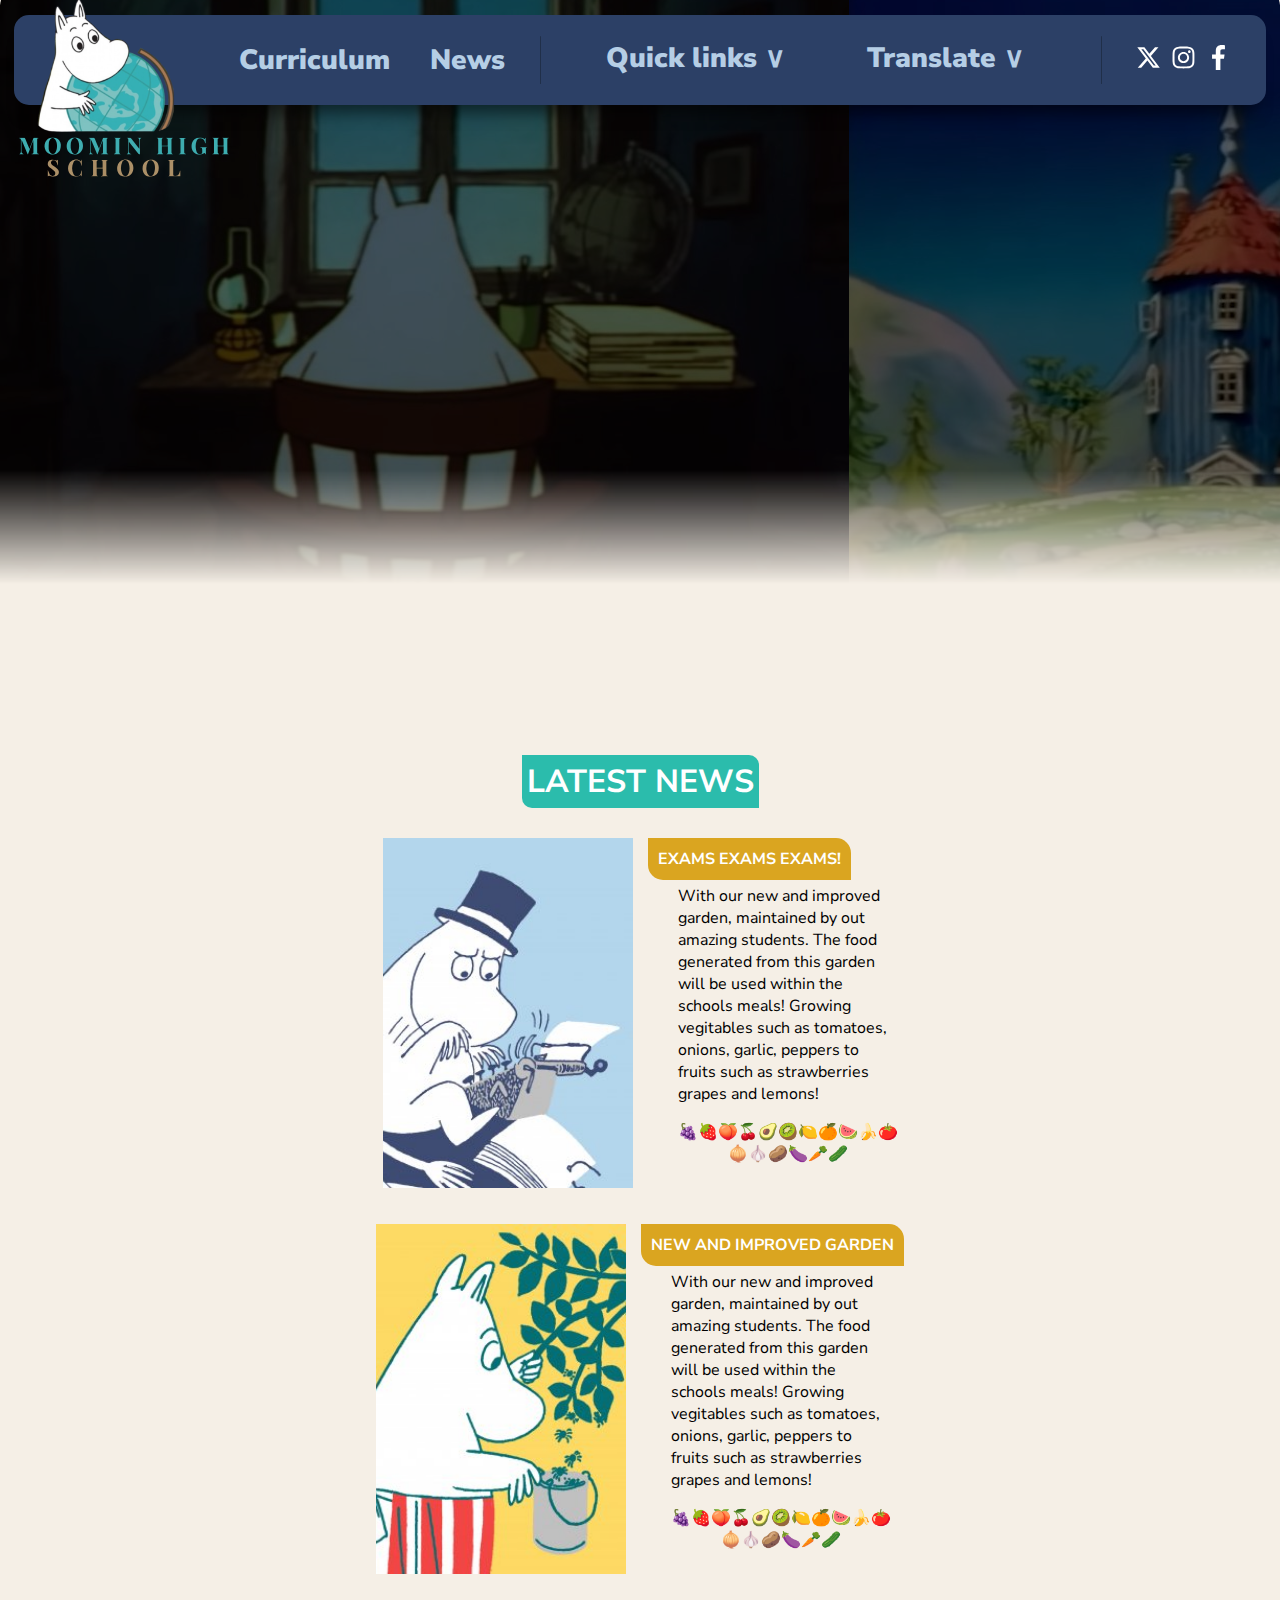
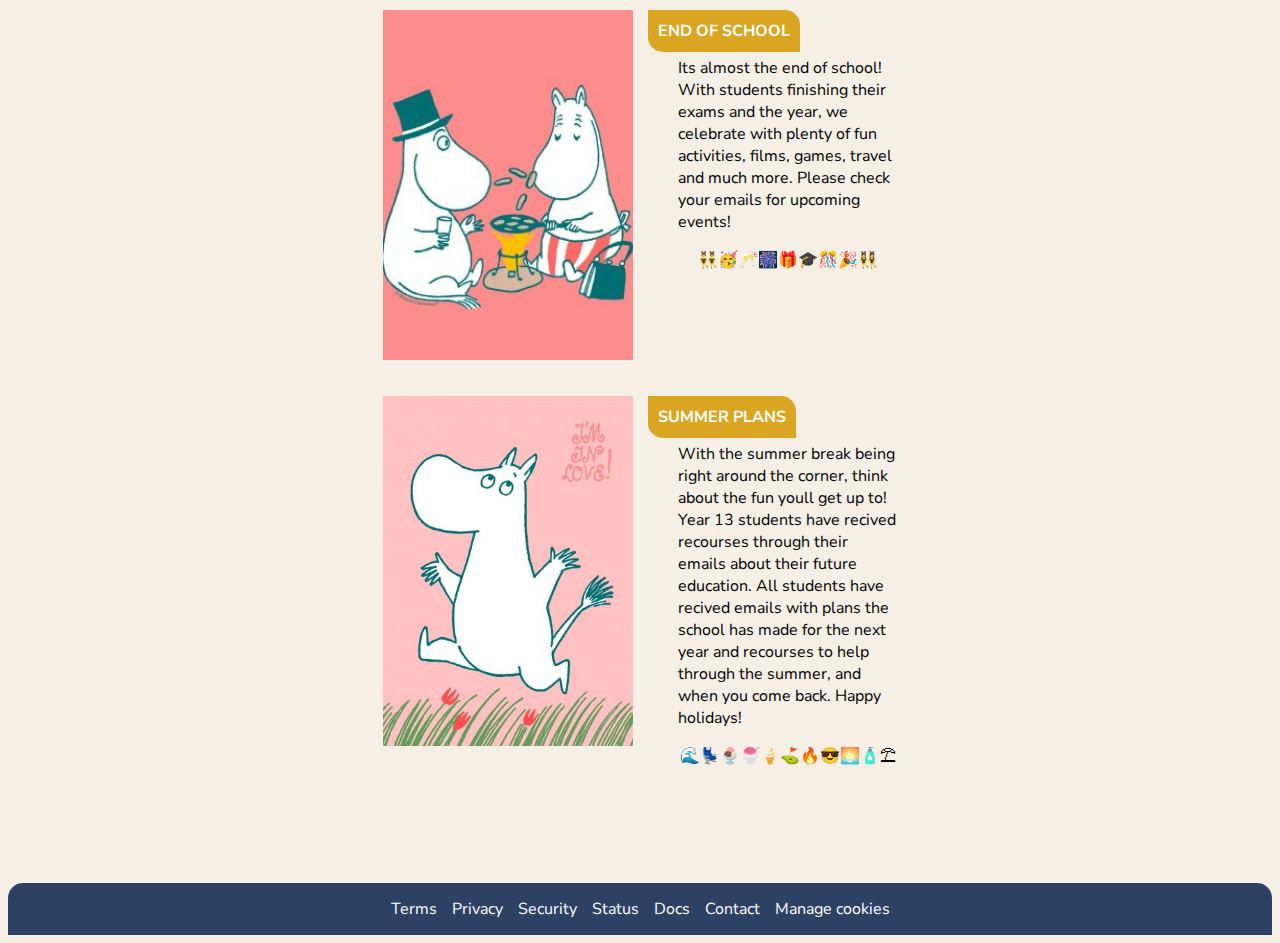
<file: Home/index.html>
<!DOCTYPE html>
<html lang="en">
<head>
    <meta charset="UTF-8">
    
    <link rel="icon" type="image/x-icon" href="/MoominHigh/Assets/icon.ico">
    <link rel="stylesheet" href="/MoominHigh/Assets/Css/index.css">
    <meta name="viewport" content="width=device-width, initial-scale=1.0">
    <title>Moomin High</title>
</head>
<body>



    <div class="navbar-container" style="z-index: 99999; position: relative;">
        <div class="navbar">
            <a class="logo" href="/MoominHigh/Home"><img src="/MoominHigh/Assets/icon.ico" alt=""><img class="icon-text" src="/MoominHigh/Assets/text.svg" alt=""></a>
            <div class="remove" style="width: 100%;"></div>
            <div class="navbar-list">
                <a class="link-icon" style="font-weight: 900; font-size: 28px; color: #b5cee5; margin: auto;" href="/MoominHigh/Home/Curriculum/">Curriculum</a>
                <a class="link-icon" style="font-weight: 900; font-size: 28px; color: #b5cee5; margin: auto;" href="/MoominHigh/Home/#news">News</a>
            </div>
            <div class="remove" style="width: 5px; border-radius: 5px; height: 80%; background-color: #202f49; margin: auto; margin-right: 30px; margin-left: 30px;"></div>
            <div class="navbar-dropdown">
                <div class="quicklinks-dropdown">
                    <div style="width: fit-content; margin: auto;"><button class="quicklinks-button">Quick links ∨</button></div>
                    <div class="quicklinks-items">
                        <a href="https://outlook.office.com/mail/" target="_blank" ><img class="icon" src="/MoominHigh/Assets/Icons/mail.svg">Email</a>
                        <a href="https://openlibrary.org/" target="_blank"><img class="icon" src="/MoominHigh/Assets/Icons/book.svg"> Online books</a>
                        <a href="/MoominHigh/Home/OurTeachers"><img class="icon" src="/MoominHigh/Assets/Icons/people.svg">Our Teachers</a>
                        <a href="/MoominHigh/Home/Constitution"><img class="icon" src="/MoominHigh/Assets/Icons/books.svg">Constitution</a>

                        <div class="divider"></div>     
                        <a href="#">About us</a>
                        <a href="#">Privacy policy</a>
                    </div>
                </div>
            </div>
            <div class="navbar-dropdown">
                <div class="quicklinks-dropdown">
                    <div style="width: fit-content; margin: auto;"><button class="quicklinks-button">Translate ∨</button></div>
                    <div class="quicklinks-items">
                        <div id="google_translate_element"></div>
                    </div>
                </div>
            </div>
            <div class="remove" style="width: 5px; border-radius: 5px; height: 80%; background-color: #202f49; margin: auto; margin-right: 30px; margin-left: 30px;"></div>
            <div style="display: flex; width: fit-content; margin: auto; margin-right: 15px;">
                <a href="https://x.com/home" target="_blank"><img class="icon-large link-icon" src="/MoominHigh/Assets/Icons/twitter.svg"></a>
                <a href="https://instagram.com" target="_blank"><img class="icon-large link-icon" src="/MoominHigh/Assets/Icons/instagram.svg"></a>
                <a href="https://facebook.com" target="_blank"><img class="icon-large link-icon" src="/MoominHigh/Assets/Icons/facebook.svg"></a>
            </div>
        </div>
    </div>
    
    <div class="scroll imgBox" style="z-index: 0; --time:150s">
        <div>
            <img src="/MoominHigh/Assets/Images/a.jpeg" alt="">
            <img src="/MoominHigh/Assets/Images/b.jpeg" alt="">
            <img src="/MoominHigh/Assets/Images/c.jpeg" alt="">
            <img src="/MoominHigh/Assets/Images/d.jpeg"  alt="">
            <img src="/MoominHigh/Assets/Images/e.jpeg"  alt="">
            <img src="/MoominHigh/Assets/Images/f.jpeg" alt="">
        </div>
        <div>
            <img src="/MoominHigh/Assets/Images/a.jpeg" alt="">
            <img src="/MoominHigh/Assets/Images/b.jpeg" alt="">
            <img src="/MoominHigh/Assets/Images/c.jpeg" alt="">
            <img src="/MoominHigh/Assets/Images/d.jpeg"  alt="">
            <img src="/MoominHigh/Assets/Images/e.jpeg"  alt="">
            <img src="/MoominHigh/Assets/Images/f.jpeg" alt="">
        </div>
    </div>
    

    <div class="container">
        <div class="spacer-left"></div>
            <div class="everything_else_container_home">
                <div class="news-container">
                    <h1 style="font-weight: 1500; margin: auto; margin-bottom: 30px; color:white; background: #2bbcac; border-radius: 0px 10px 0px 10px; padding: 5px; width: fit-content;">LATEST NEWS</h1>
                    <div id="news" class="news-info">
                        <div class="news-news" style="display: flex;">
                            <div class="news-image"><img style="object-position: 100% 0; width: 250px; object-fit: cover;" src="/MoominHigh/Assets/Images/confusion.jpg"></div>
                            <div style="margin-left: 15px;">
                                <div class="news-title">EXAMS EXAMS EXAMS!</div>
                                <div class="news-text">With our new and improved garden, maintained by out amazing students. The food generated from this garden will be used within the schools meals! Growing vegitables such as tomatoes, onions, garlic, peppers to fruits such as strawberries grapes and lemons! <p style="text-align: center;">🍇🍓🍑🍒🥑🥝🍋🍊🍉🍌🍅🧅🧄🥔🍆🥕🥒</p></div>
                            </div>
                        </div>
                        <div class="news-news" style="display: flex;">
                            <div class="news-image"><img style="object-position: 100% 0; width: 250px; object-fit: cover;" src="/MoominHigh/Assets/Images/cooking.jpg"></div>
                            <div style="margin-left: 15px;">
                                <div class="news-title">NEW AND IMPROVED GARDEN</div>
                                <div class="news-text">With our new and improved garden, maintained by out amazing students. The food generated from this garden will be used within the schools meals! Growing vegitables such as tomatoes, onions, garlic, peppers to fruits such as strawberries grapes and lemons! <p style="text-align: center;">🍇🍓🍑🍒🥑🥝🍋🍊🍉🍌🍅🧅🧄🥔🍆🥕🥒</p></div>
                            </div>
                        </div>
                        <div class="news-news" style="display: flex;">
                            <div class="news-image"><img style="object-position: 50.8% 0; width: 250px; object-fit: cover;" src="/MoominHigh/Assets/Images/frends.jpg"></div>
                            <div style="margin-left: 15px;">
                                <div class="news-title">END OF SCHOOL</div>
                                <div class="news-text">Its almost the end of school! With students finishing their exams and the year, we celebrate with plenty of fun activities, films, games, travel and much more. Please check your emails for upcoming events!<p style="text-align: center;">👯‍♂️🥳🥂🎆🎁🎓🎊🎉👯‍♀️</p></div>
                            </div>
                        </div>
                        <div class="news-news" style="display: flex;">
                            <div class="news-image"><img style="object-position: 50% 0; width: 250px; object-fit: cover;" src="/MoominHigh/Assets/Images/love.jpg"></div>
                            <div style="margin-left: 15px;">
                                <div class="news-title">SUMMER PLANS</div>
                                <div class="news-text">With the summer break being right around the corner, think about the fun youll get up to! Year 13 students have recived recourses through their emails about their future education. All students have recived emails with plans the school has made for the next year and recourses to help through the summer, and when you come back. Happy holidays!<p style="text-align: center;">🌊💺🍨🍧🍦⛳🔥😎🌅🧴⛱</p></div>
                            </div>
                        </div>
                    </div>
                </div>
            </div>
        <div class="spacer-right"></div>
    </div>

    <footer style="background-color: #2d4165; border-radius: 15px 15px 0px 0px; padding: 15px; margin-top: 100px;">
        <div style="margin: auto; width: fit-content; color: white; display: flex; gap: 15px; pointer-events: none; user-select: none; flex-wrap: wrap; justify-content: center;">
            <div>Terms</div>
            <div>Privacy</div>
            <div>Security</div>
            <div>Status</div>
            <div>Docs</div>
            <div>Contact</div>
            <div>Manage cookies</div>
        </div>
    </footer>

</body>
</html> 

<script>
    function googleTranslateElementInit() {
        new google.translate.TranslateElement(
            {pageLanguage: 'en'},
            'google_translate_element'
        );
    }
</script>
<script src="http://translate.google.com/translate_a/element.js?cb=googleTranslateElementInit"></script>
</file>
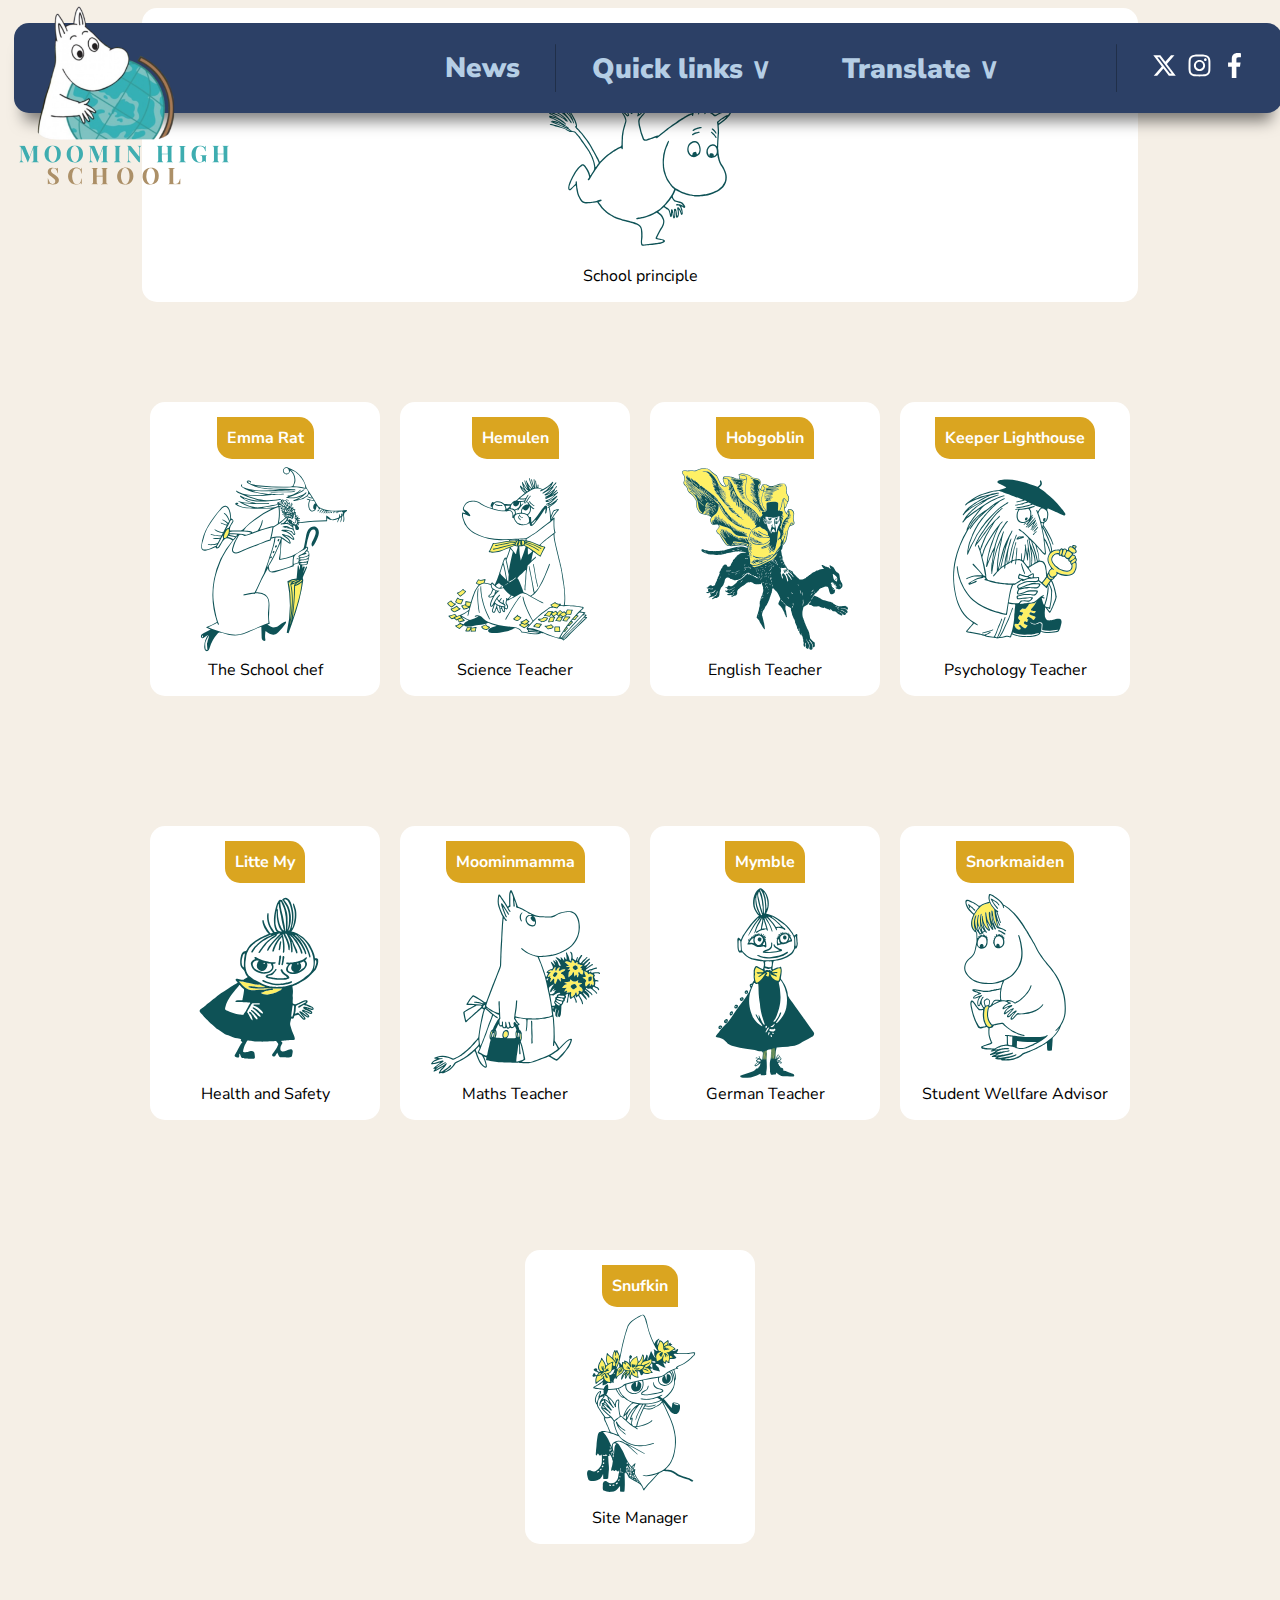
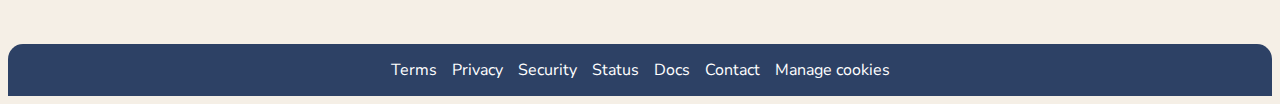
<file: OurTeachers/index.html>
<!DOCTYPE html>
<html lang="en">
<head>
    <meta charset="UTF-8">
    
    <link rel="icon" type="image/x-icon" href="../Assets/icon.ico">
    <link rel="stylesheet" href="../Assets/Css/index.css">
    <meta name="viewport" content="width=device-width, initial-scale=1.0">
    <title>Moomin High</title>
</head>
<body>



    <div class="navbar-container">
        <div class="navbar">
            <a class="logo" href="../Home"><img src="../Assets/icon.ico" alt=""><img class="icon-text" src="../Assets/text.svg" alt=""></a>
            <div class="remove" style="width: 100%;"></div>
            <a class="link-icon" style="font-weight: 900; font-size: 28px; color: #b5cee5; margin: auto;" href="Home#news">News</a>
            <div class="remove" style="width: 5px; border-radius: 5px; height: 80%; background-color: #202f49; margin: auto; margin-right: 30px; margin-left: 30px;"></div>
            <div class="navbar-dropdown">
                <div class="quicklinks-dropdown">
                    <div class="quicklinks-button button1"><button class="quicklinks-button">Quick links ∨</button></div>
                    <div class="quicklinks-items">
                        <a href="https://outlook.office.com/mail/" target="_blank" ><img class="icon" src="../Assets/Icons/mail.svg">Email</a>
                        <a href="https://openlibrary.org/" target="_blank"><img class="icon" src="../Assets/Icons/book.svg"> Online books</a>
                        <a href="../OurTeachers"><img class="icon" src="../Assets/Icons/people.svg">Our Teachers</a>
                        <div class="divider"></div>     
                        <a href="#">About us</a>
                        <a href="#">Privacy policy</a>
                    </div>
                </div>
            </div>
            <div class="navbar-dropdown">
                <div class="quicklinks-dropdown">
                    <div class="quicklinks-button button1"><button class="quicklinks-button">Translate ∨</button></div>
                    <div class="quicklinks-items">
                        <div id="google_translate_element"></div>
                    </div>
                </div>
            </div>
            <div class="remove" style="width: 5px; border-radius: 5px; height: 80%; background-color: #202f49; margin: auto; margin-right: 30px; margin-left: 30px;"></div>
            <div style="display: flex; width: fit-content; margin: auto; margin-right: 15px;">
                <a href="https://x.com/home" target="_blank"><img class="icon-large link-icon" src="../Assets/Icons/twitter.svg"></a>
                <a href="https://instagram.com" target="_blank"><img class="icon-large link-icon" src="../Assets/Icons/instagram.svg"></a>
                <a href="https://facebook.com" target="_blank"><img class="icon-large link-icon" src="../Assets/Icons/facebook.svg"></a>
            </div>
        </div>
    </div>


    <div class="container">
        <div class="spacer-left"></div>
            <div class="everything_else_contrainer">
                

                <div class="staff-card" style="display: flex; flex-direction: column; margin: auto; ">
                    <div class="news-title" style="margin: auto;">Moomin Troll</div>
                    <img class="staff_icon" style="margin: auto;" src="../Assets/Images/Staff/moomintroll-1.svg" alt="">
                    <div style="margin: auto;"> School principle </div>
                </div>

                <div class="staff-container">
                    <div class="staff-card" style="display: flex; flex-direction: column; width: fit-content;">
                        <div class="news-title" style="margin: auto;">Emma Rat</div>
                        <img class="staff_icon" src="../Assets/Images/Staff/fillyjonk.svg" alt="">
                        <div style="margin: auto;">The School chef </div>
                    </div>
                    <div class="staff-card" style="display: flex; flex-direction: column; width: fit-content;">
                        <div class="news-title" style="margin: auto;">Hemulen</div>
                        <img class="staff_icon" src="../Assets/Images/Staff/hemulen.svg" alt="">
                        <div style="margin: auto;"> Science Teacher </div>
                    </div>
                    <div class="staff-card" style="display: flex; flex-direction: column; width: fit-content;">
                        <div class="news-title" style="margin: auto;">Hobgoblin</div>
                        <img class="staff_icon" src="../Assets/Images/Staff/hobgoblin.svg" alt="">
                        <div style="margin: auto;"> English Teacher </div>
                    </div>
                    <div class="staff-card" style="display: flex; flex-direction: column; width: fit-content;">
                        <div class="news-title" style="margin: auto;">Keeper Lighthouse</div>
                        <img class="staff_icon" src="../Assets/Images/Staff/Lighthouse Keeper.svg" alt="">
                        <div style="margin: auto;"> Psychology Teacher </div>
                    </div>
                    <div class="staff-card" style="display: flex; flex-direction: column; width: fit-content;">
                        <div class="news-title" style="margin: auto;">Litte My</div>
                        <img class="staff_icon" src="../Assets/Images/Staff/little_my.svg" alt="">
                        <div style="margin: auto;"> Health and Safety </div>
                    </div>
                    <div class="staff-card" style="display: flex; flex-direction: column; width: fit-content;">
                        <div class="news-title" style="margin: auto;">Moominmamma</div>
                        <img class="staff_icon" src="../Assets/Images/Staff/Moominmamma.svg" alt="">
                        <div style="margin: auto;"> Maths Teacher </div>
                    </div>
                    <div class="staff-card" style="display: flex; flex-direction: column; width: fit-content;">
                        <div class="news-title" style="margin: auto;">Mymble</div>
                        <img class="staff_icon" src="../Assets/Images/Staff/mymble.svg" alt="">
                        <div style="margin: auto;"> German Teacher </div>
                    </div>
                    <div class="staff-card" style="display: flex; flex-direction: column; width: fit-content;">
                        <div class="news-title" style="margin: auto;">Snorkmaiden</div>
                        <img class="staff_icon" src="../Assets/Images/Staff/snorkmaiden-1.svg" alt="">
                        <div style="margin: auto;"> Student Wellfare Advisor </div>
                    </div>
                    <div class="staff-card" style="display: flex; flex-direction: column; width: fit-content;" >
                        <div class="news-title" style="margin: auto;">Snufkin</div>
                        <img class="staff_icon" src="../Assets/Images/Staff/snufkin.svg" alt="">
                        <div style="margin: auto;"> Site Manager </div>
                    </div>
                </div>

            </div>
        <div class="spacer-right"></div>
    </div>

    <footer style="background-color: #2d4165; border-radius: 15px 15px 0px 0px; padding: 15px; margin-top: 100px;">
        <div style="margin: auto; width: fit-content; color: white; display: flex; gap: 15px; pointer-events: none; user-select: none; flex-wrap: wrap; justify-content: center;">
            <div>Terms</div>
            <div>Privacy</div>
            <div>Security</div>
            <div>Status</div>
            <div>Docs</div>
            <div>Contact</div>
            <div>Manage cookies</div>
        </div>
    </footer>

</body>
</html> 

<script>
    function googleTranslateElementInit() {
        new google.translate.TranslateElement(
            {pageLanguage: 'en'},
            'google_translate_element'
        );
    }
</script>
<script src="http://translate.google.com/translate_a/element.js?cb=googleTranslateElementInit"></script>
</file>
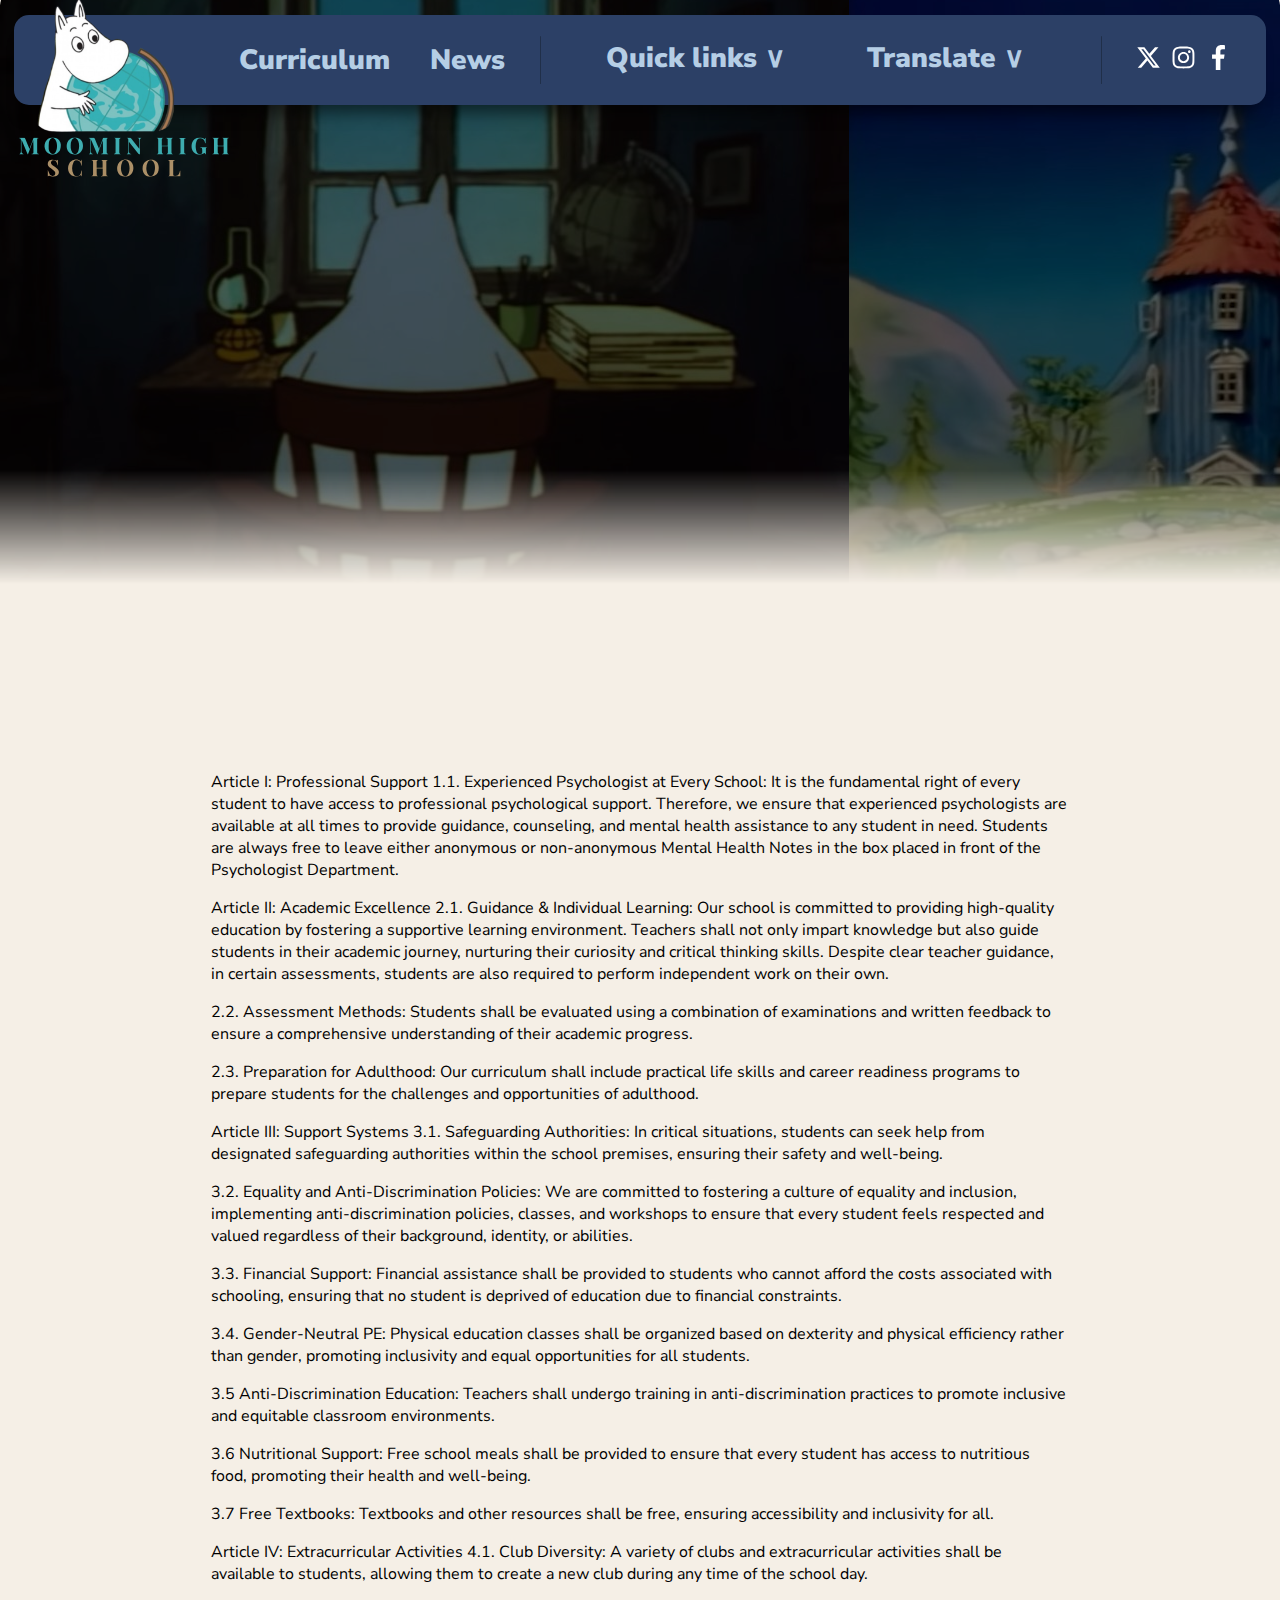
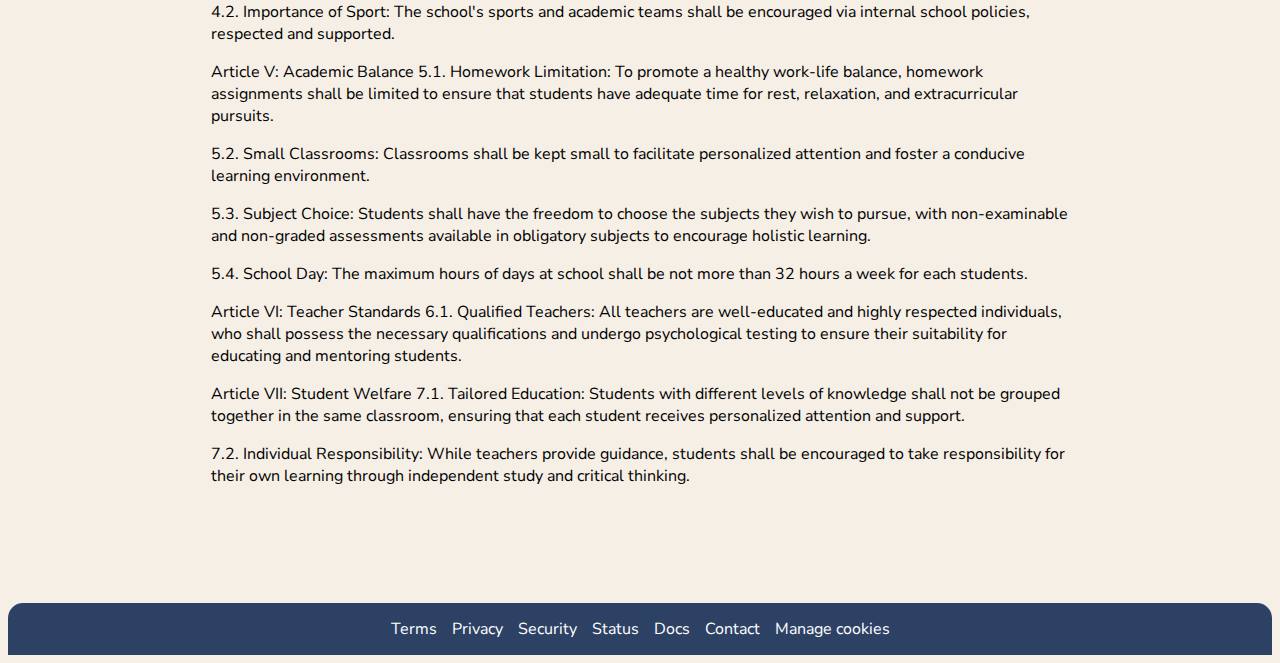
<file: Home/Constitution/index.html>
<!DOCTYPE html>
<html lang="en">
<head>
    <meta charset="UTF-8">
    
    <link rel="icon" type="image/x-icon" href="/MoominHigh/Assets/icon.ico">
    <link rel="stylesheet" href="/MoominHigh/Assets/Css/index.css">
    <meta name="viewport" content="width=device-width, initial-scale=1.0">
    <title>Moomin High</title>
</head>
<body>



    <div class="navbar-container" style="z-index: 99999; position: relative;">
        <div class="navbar">
            <a class="logo" href="/MoominHigh/Home"><img src="/MoominHigh/Assets/icon.ico" alt=""><img class="icon-text" src="/MoominHigh/Assets/text.svg" alt=""></a>
            <div class="remove" style="width: 100%;"></div>
            <div class="navbar-list">
                <a class="link-icon" style="font-weight: 900; font-size: 28px; color: #b5cee5; margin: auto;" href="/MoominHigh/Home/Curriculum/">Curriculum</a>
                <a class="link-icon" style="font-weight: 900; font-size: 28px; color: #b5cee5; margin: auto;" href="/MoominHigh/Home/#news">News</a>
            </div>
            <div class="remove" style="width: 5px; border-radius: 5px; height: 80%; background-color: #202f49; margin: auto; margin-right: 30px; margin-left: 30px;"></div>
            <div class="navbar-dropdown">
                <div class="quicklinks-dropdown">
                    <div style="width: fit-content; margin: auto;"><button class="quicklinks-button">Quick links ∨</button></div>
                    <div class="quicklinks-items">
                        <a href="https://outlook.office.com/mail/" target="_blank" ><img class="icon" src="/MoominHigh/Assets/Icons/mail.svg">Email</a>
                        <a href="https://openlibrary.org/" target="_blank"><img class="icon" src="/MoominHigh/Assets/Icons/book.svg"> Online books</a>
                        <a href="/MoominHigh/Home/OurTeachers"><img class="icon" src="/MoominHigh/Assets/Icons/people.svg">Our Teachers</a>
                        <a href="/MoominHigh/Home/Constitution"><img class="icon" src="/MoominHigh/Assets/Icons/books.svg">Constitution</a>
                        <div class="divider"></div>     
                        <a href="#">About us</a>
                        <a href="#">Privacy policy</a>
                    </div>
                </div>
            </div>
            <div class="navbar-dropdown">
                <div class="quicklinks-dropdown">
                    <div style="width: fit-content; margin: auto;"><button class="quicklinks-button">Translate ∨</button></div>
                    <div class="quicklinks-items">
                        <div id="google_translate_element"></div>
                    </div>
                </div>
            </div>
            <div class="remove" style="width: 5px; border-radius: 5px; height: 80%; background-color: #202f49; margin: auto; margin-right: 30px; margin-left: 30px;"></div>
            <div style="display: flex; width: fit-content; margin: auto; margin-right: 15px;">
                <a href="https://x.com/home" target="_blank"><img class="icon-large link-icon" src="/MoominHigh/Assets/Icons/twitter.svg"></a>
                <a href="https://instagram.com" target="_blank"><img class="icon-large link-icon" src="/MoominHigh/Assets/Icons/instagram.svg"></a>
                <a href="https://facebook.com" target="_blank"><img class="icon-large link-icon" src="/MoominHigh/Assets/Icons/facebook.svg"></a>
            </div>
        </div>
    </div>
    
    <div class="scroll imgBox" style="z-index: 0; --time:150s">
        <div>
            <img src="/MoominHigh/Assets/Images/a.jpeg" alt="">
            <img src="/MoominHigh/Assets/Images/b.jpeg" alt="">
            <img src="/MoominHigh/Assets/Images/c.jpeg" alt="">
            <img src="/MoominHigh/Assets/Images/d.jpeg"  alt="">
            <img src="/MoominHigh/Assets/Images/e.jpeg"  alt="">
            <img src="/MoominHigh/Assets/Images/f.jpeg" alt="">
        </div>
        <div>
            <img src="/MoominHigh/Assets/Images/a.jpeg" alt="">
            <img src="/MoominHigh/Assets/Images/b.jpeg" alt="">
            <img src="/MoominHigh/Assets/Images/c.jpeg" alt="">
            <img src="/MoominHigh/Assets/Images/d.jpeg"  alt="">
            <img src="/MoominHigh/Assets/Images/e.jpeg"  alt="">
            <img src="/MoominHigh/Assets/Images/f.jpeg" alt="">
        </div>
    </div>
    

    <div class="container">
        <div class="spacer-left"></div>
            <div class="everything_else_container_home">
                <p>
                    Article I: Professional Support 1.1. Experienced Psychologist at Every School: It is the fundamental right of every student to have access to professional psychological support. Therefore, we ensure that experienced psychologists are available at all times to provide guidance, counseling, and mental health assistance to any student in need. Students are always free to leave either anonymous or non-anonymous Mental Health Notes in the box placed in front of the Psychologist Department. 

                </p>
                <p>
                    
                    Article II: Academic Excellence 2.1. Guidance & Individual Learning: Our school is committed to providing high-quality education by fostering a supportive learning environment. Teachers shall not only impart knowledge but also guide students in their academic journey, nurturing their curiosity and critical thinking skills. Despite clear teacher guidance, in certain assessments, students are also required to perform independent work on their own. 
                </p>
                <p>
                    
                    2.2. Assessment Methods: Students shall be evaluated using a combination of examinations and written feedback to ensure a comprehensive understanding of their academic progress. 
                </p>
                <p>
                    
                    2.3. Preparation for Adulthood: Our curriculum shall include practical life skills and career readiness programs to prepare students for the challenges and opportunities of adulthood. 
                </p>
                <p>
                    
                    Article III: Support Systems 3.1. Safeguarding Authorities: In critical situations, students can seek help from designated safeguarding authorities within the school premises, ensuring their safety and well-being. 
                </p>
                <p>
                    
                    3.2. Equality and Anti-Discrimination Policies: We are committed to fostering a culture of equality and inclusion, implementing anti-discrimination policies, classes, and workshops to ensure that every student feels respected and valued regardless of their background, identity, or abilities. 
                </p>
                <p>
                    
                    3.3. Financial Support: Financial assistance shall be provided to students who cannot afford the costs associated with schooling, ensuring that no student is deprived of education due to financial constraints.  
                </p>
                <p>
                    
                    3.4. Gender-Neutral PE: Physical education classes shall be organized based on dexterity and physical efficiency rather than gender, promoting inclusivity and equal opportunities for all students. 
                </p>
                <p>
                    
                    3.5 Anti-Discrimination Education: Teachers shall undergo training in anti-discrimination practices to promote inclusive and equitable classroom environments. 
                </p>
                <p>
                    
                    3.6 Nutritional Support: Free school meals shall be provided to ensure that every student has access to nutritious food, promoting their health and well-being. 
                </p>
                <p>
                    
                    3.7 Free Textbooks: Textbooks and other resources shall be free, ensuring accessibility and inclusivity for all. 
                </p>
                <p>
                    
                    Article IV: Extracurricular Activities 4.1. Club Diversity: A variety of clubs and extracurricular activities shall be available to students, allowing them to create a new club during any time of the school day. 
                </p>
                <p>
                    
                    4.2. Importance of Sport: The school's sports and academic teams shall be encouraged via internal school policies, respected and supported. 
                </p>
                <p>
                    
                    Article V: Academic Balance 5.1. Homework Limitation: To promote a healthy work-life balance, homework assignments shall be limited to ensure that students have adequate time for rest, relaxation, and extracurricular pursuits. 
                </p>
                <p>
                    
                    5.2. Small Classrooms: Classrooms shall be kept small to facilitate personalized attention and foster a conducive learning environment. 
                </p>
                <p>
                    
                    5.3. Subject Choice: Students shall have the freedom to choose the subjects they wish to pursue, with non-examinable and non-graded assessments available in obligatory subjects to encourage holistic learning. 
                </p>
                <p>
                    
                    5.4. School Day: The maximum hours of days at school shall be not more than 32 hours a week for each students. 
                </p>
                <p>
                    
                    Article VI: Teacher Standards 6.1. Qualified Teachers: All teachers are well-educated and highly respected individuals, who shall possess the necessary qualifications and undergo psychological testing to ensure their suitability for educating and mentoring students. 
                </p>
                <p>
                    
                    Article VII: Student Welfare 7.1. Tailored Education: Students with different levels of knowledge shall not be grouped together in the same classroom, ensuring that each student receives personalized attention and support. 
                </p>
                <p>
                    
                    7.2. Individual Responsibility: While teachers provide guidance, students shall be encouraged to take responsibility for their own learning through independent study and critical thinking.
                </p>
            </div>
        <div class="spacer-right"></div>
    </div>

    <footer style="background-color: #2d4165; border-radius: 15px 15px 0px 0px; padding: 15px; margin-top: 100px;">
        <div style="margin: auto; width: fit-content; color: white; display: flex; gap: 15px; pointer-events: none; user-select: none; flex-wrap: wrap; justify-content: center;">
            <div>Terms</div>
            <div>Privacy</div>
            <div>Security</div>
            <div>Status</div>
            <div>Docs</div>
            <div>Contact</div>
            <div>Manage cookies</div>
        </div>
    </footer>

</body>
</html> 

<script>
    function googleTranslateElementInit() {
        new google.translate.TranslateElement(
            {pageLanguage: 'en'},
            'google_translate_element'
        );
    }
</script>
<script src="http://translate.google.com/translate_a/element.js?cb=googleTranslateElementInit"></script>
</file>
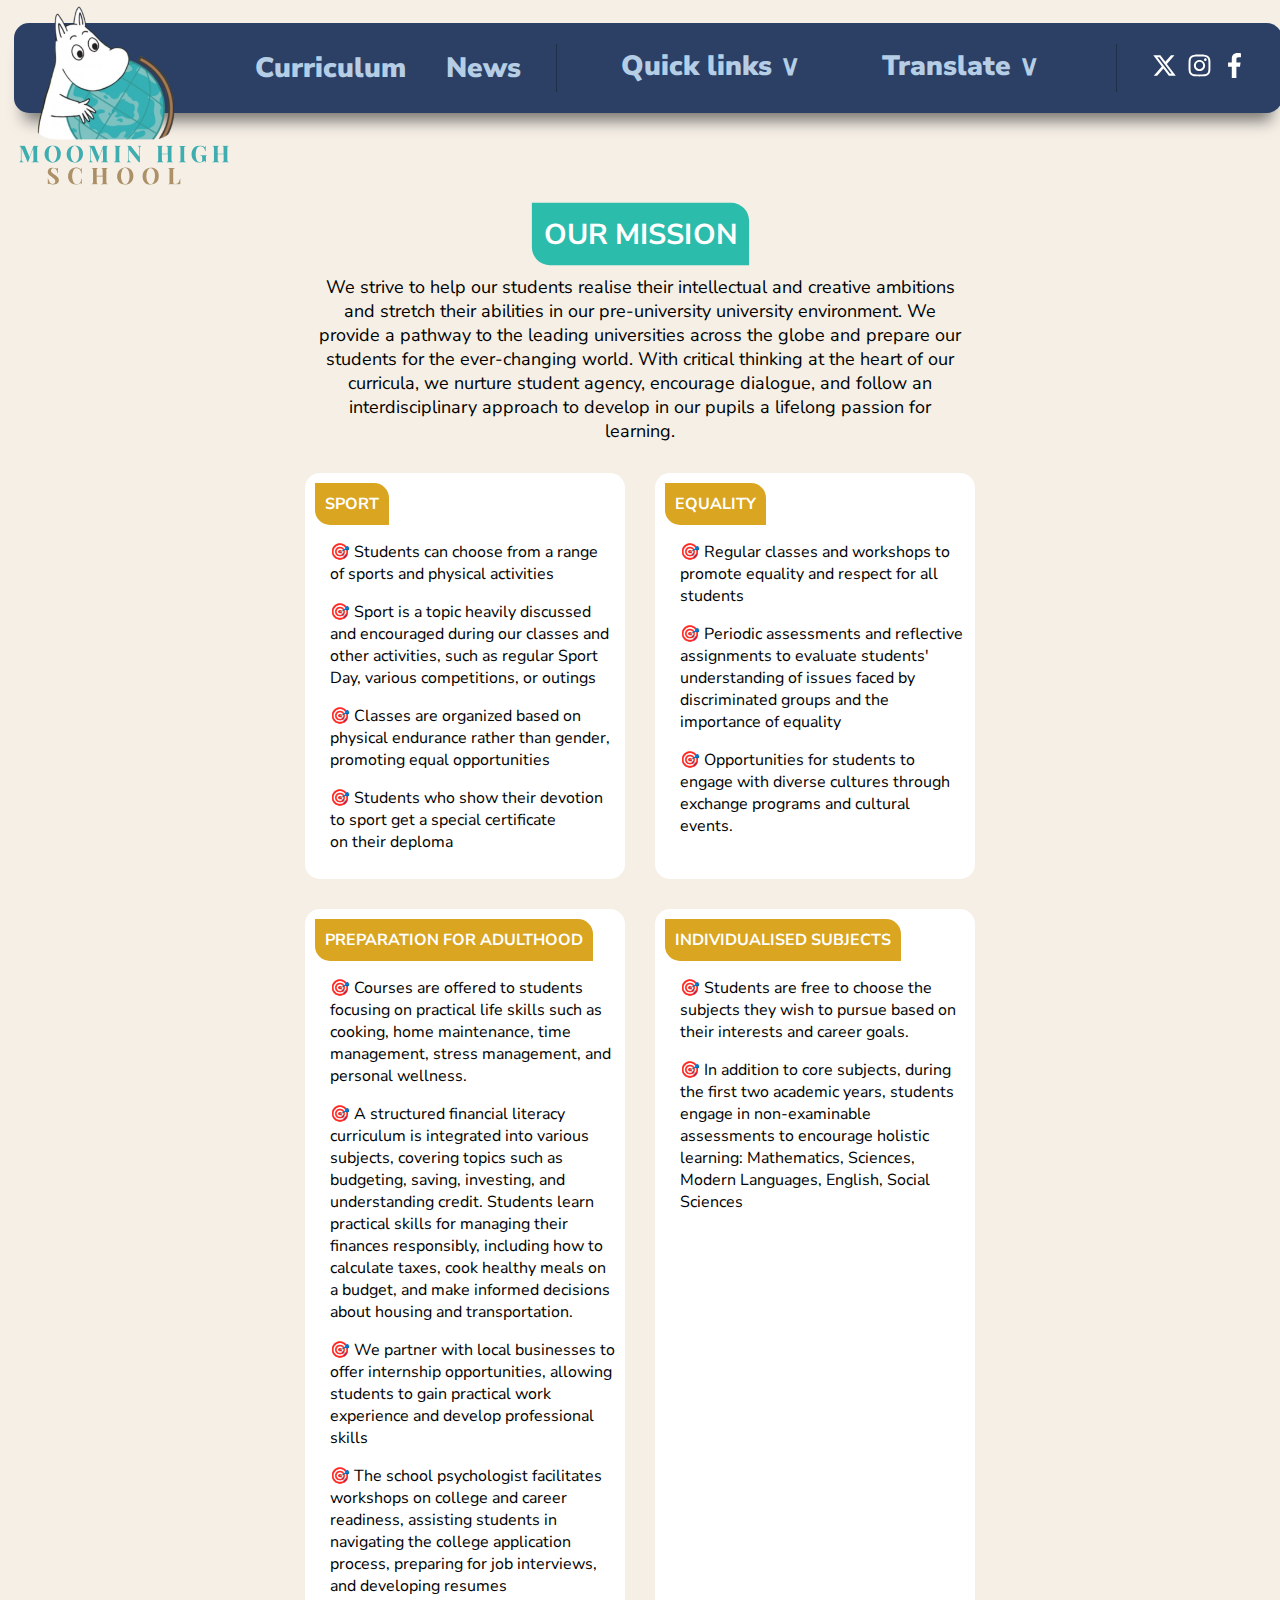
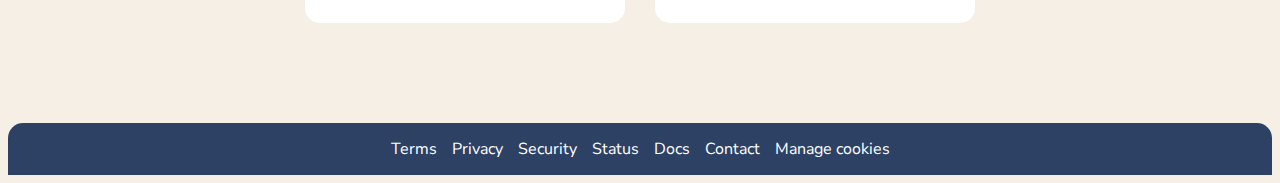
<file: Home/Curriculum/index.html>
<!DOCTYPE html>
<html lang="en">
<head>
    <meta charset="UTF-8">
    
    <link rel="icon" type="image/x-icon" href="/MoominHigh/Assets/icon.ico">
    <link rel="stylesheet" href="/MoominHigh/Assets/Css/index.css">
    <meta name="viewport" content="width=device-width, initial-scale=1.0">
    <title>Moomin High</title>
</head>
<body>




<div class="navbar-container">
    <div class="navbar">
        <a class="logo" href="/MoominHigh/Home"><img src="/MoominHigh/Assets/icon.ico" alt=""><img class="icon-text" src="/MoominHigh/Assets/text.svg" alt=""></a>
        <div class="remove" style="width: 100%;"></div>
        <div class="navbar-list">
            <a class="link-icon" style="font-weight: 900; font-size: 28px; color: #b5cee5; margin: auto;" href="/MoominHigh/Home/Curriculum/">Curriculum</a>
            <a class="link-icon" style="font-weight: 900; font-size: 28px; color: #b5cee5; margin: auto;" href="/MoominHigh/Home/#news">News</a>
        </div>
            <div class="remove" style="width: 5px; border-radius: 5px; height: 80%; background-color: #202f49; margin: auto; margin-right: 30px; margin-left: 30px;"></div>
            <div class="navbar-dropdown">
                <div class="quicklinks-dropdown">
                    <div style="width: fit-content; margin: auto;"><button class="quicklinks-button">Quick links ∨</button></div>
                    <div class="quicklinks-items">
                        <a href="https://outlook.office.com/mail/" target="_blank" ><img class="icon" src="/MoominHigh/Assets/Icons/mail.svg">Email</a>
                        <a href="https://openlibrary.org/" target="_blank"><img class="icon" src="/MoominHigh/Assets/Icons/book.svg"> Online books</a>
                        <a href="/MoominHigh/Home/OurTeachers"><img class="icon" src="/MoominHigh/Assets/Icons/people.svg">Our Teachers</a>
                        <a href="/MoominHigh/Home/Constitution"><img class="icon" src="/MoominHigh/Assets/Icons/books.svg">Constitution</a>

                        <div class="divider"></div>     
                        <a href="#">About us</a>
                        <a href="#">Privacy policy</a>
                    </div>
                </div>
            </div>
            <div class="navbar-dropdown">
                <div class="quicklinks-dropdown">
                    <div style="width: fit-content; margin: auto;"><button class="quicklinks-button">Translate ∨</button></div>
                    <div class="quicklinks-items">
                        <div id="google_translate_element"></div>
                    </div>
                </div>
            </div>
            <div class="remove" style="width: 5px; border-radius: 5px; height: 80%; background-color: #202f49; margin: auto; margin-right: 30px; margin-left: 30px;"></div>
            <div style="display: flex; width: fit-content; margin: auto; margin-right: 15px;">
                <a href="https://x.com/home" target="_blank"><img class="icon-large link-icon" src="/MoominHigh/Assets/Icons/twitter.svg"></a>
                <a href="https://instagram.com" target="_blank"><img class="icon-large link-icon" src="/MoominHigh/Assets/Icons/instagram.svg"></a>
                <a href="https://facebook.com" target="_blank"><img class="icon-large link-icon" src="/MoominHigh/Assets/Icons/facebook.svg"></a>
            </div>
        </div>
</div>

    <div class="container">
        <div class="spacer-left"></div>
            <div class="everything_else_container">
            <div class="news-title" style="font-size: x-large; scale: 1.2; margin: auto; background-color: #2bbcac;">OUR MISSION</div>
            
            <div style="width: 75%; margin: auto;">
                <div style="font-size: large; text-align: center; margin-top: 15px;">
                    We strive to help our students realise their intellectual and creative ambitions and stretch their abilities in our pre-university university environment. We provide a pathway to the leading universities across the globe and prepare our students for the ever-changing world. With critical thinking at the heart of our curricula, we nurture student agency, encourage dialogue, and follow an interdisciplinary approach to develop in our pupils a lifelong passion for learning.
                </div>
            </div>

            <div style="margin: auto; margin-top: 30px; display: flex; flex-wrap: wrap; justify-content: center; gap: 30px; row-gap: 30px;">
                <div style="width: 300px; background-color: white; border-radius: 15px; padding: 10px;">
                    <div style="margin-left: 0px;" class="news-title"> SPORT  </div>
                    <div style="margin-left: 15px;">
                        <p>
                            🎯 Students can choose from a range of sports and physical activities 
                        </p>
                        <p>
                    
                            🎯 Sport is a topic heavily discussed and encouraged during our classes and other activities, such as regular Sport Day, various competitions, or outings 
                        </p>
                        <p>
                            🎯 Classes are organized based on physical endurance rather than gender, promoting equal opportunities 
                    
                        </p>
                        <p>
                        🎯 Students who show their devotion to sport get a special certificate on their deploma
                    
                        </p>
                    </div>
                </div>
                    <div style="width: 300px; background-color: white; border-radius: 15px; padding: 10px;">
                    <div style="margin-left: 0px;" class="news-title"> EQUALITY  </div>
                    <div style="margin-left: 15px;">
                        <p>
                    
                            🎯 Regular classes and workshops to promote equality and respect for all students 
                        </p>
                        <p>
                    
                            🎯 Periodic assessments and reflective assignments to evaluate students' understanding of issues faced by discriminated groups and the importance of equality  
                        </p>
                        <p>
                    
                            🎯 Opportunities for students to engage with diverse cultures through exchange programs and cultural events. 
                        </p>
                        
                    </p>
                    </div>
                </div>
                <div style="width: 300px; background-color: white; border-radius: 15px; padding: 10px;">
                    <div style="margin-left: 0px;" class="news-title"> PREPARATION FOR ADULTHOOD </div>
                    <div style="margin-left: 15px;">
                        <p>
                    
                            🎯 Courses are offered to students focusing on practical life skills such as cooking, home maintenance, time management, stress management, and personal wellness. 
                        </p>
                        <p>
                    
                            🎯 A structured financial literacy curriculum is integrated into various subjects, covering topics such as budgeting, saving, investing, and understanding credit. Students learn practical skills for managing their finances responsibly, including how to calculate taxes, cook healthy meals on a budget, and make informed decisions about housing and transportation. 
                        </p>
                        <p>
                    
                            🎯 We partner with local businesses to offer internship opportunities, allowing students to gain practical work experience and develop professional skills 
                        </p>
                        <p>
                    
                            🎯 The school psychologist facilitates workshops on college and career readiness, assisting students in navigating the college application process, preparing for job interviews, and developing resumes 
                        </p>
                        
                    </div>
                </div>
                <div style="width: 300px; background-color: white; border-radius: 15px; padding: 10px;">
                    <div style="margin-left: 0px;" class="news-title"> INDIVIDUALISED SUBJECTS </div>
                    <div style="margin-left: 15px;">                        <p>
                        🎯 Students are free to choose the subjects they wish to pursue based on their interests and career goals. 
                
                    </p>
                    <p>
                
                        🎯 In addition to core subjects, during the first two academic years, students engage in non-examinable assessments to encourage holistic learning: Mathematics, Sciences, Modern Languages, English, Social Sciences 
                    </p>
                    </div>
                </div>
            </div>    
                    
                    
                    </div>
                    <div class="spacer-right"></div>
                    </div>
                    
                    <footer style="background-color: #2d4165; border-radius: 15px 15px 0px 0px; padding: 15px; margin-top: 100px;">
                        <div style="margin: auto; width: fit-content; color: white; display: flex; gap: 15px; pointer-events: none; user-select: none; flex-wrap: wrap; justify-content: center;">
                            <div>Terms</div>
                            <div>Privacy</div>
                            <div>Security</div>
                            <div>Status</div>
            <div>Docs</div>
            <div>Contact</div>
            <div>Manage cookies</div>
        </div>
    </footer>

</body>
</html> 

<script>
    function googleTranslateElementInit() {
        new google.translate.TranslateElement(
            {pageLanguage: 'en'},
            'google_translate_element'
        );
    }
</script>
<script src="http://translate.google.com/translate_a/element.js?cb=googleTranslateElementInit"></script>
</file>
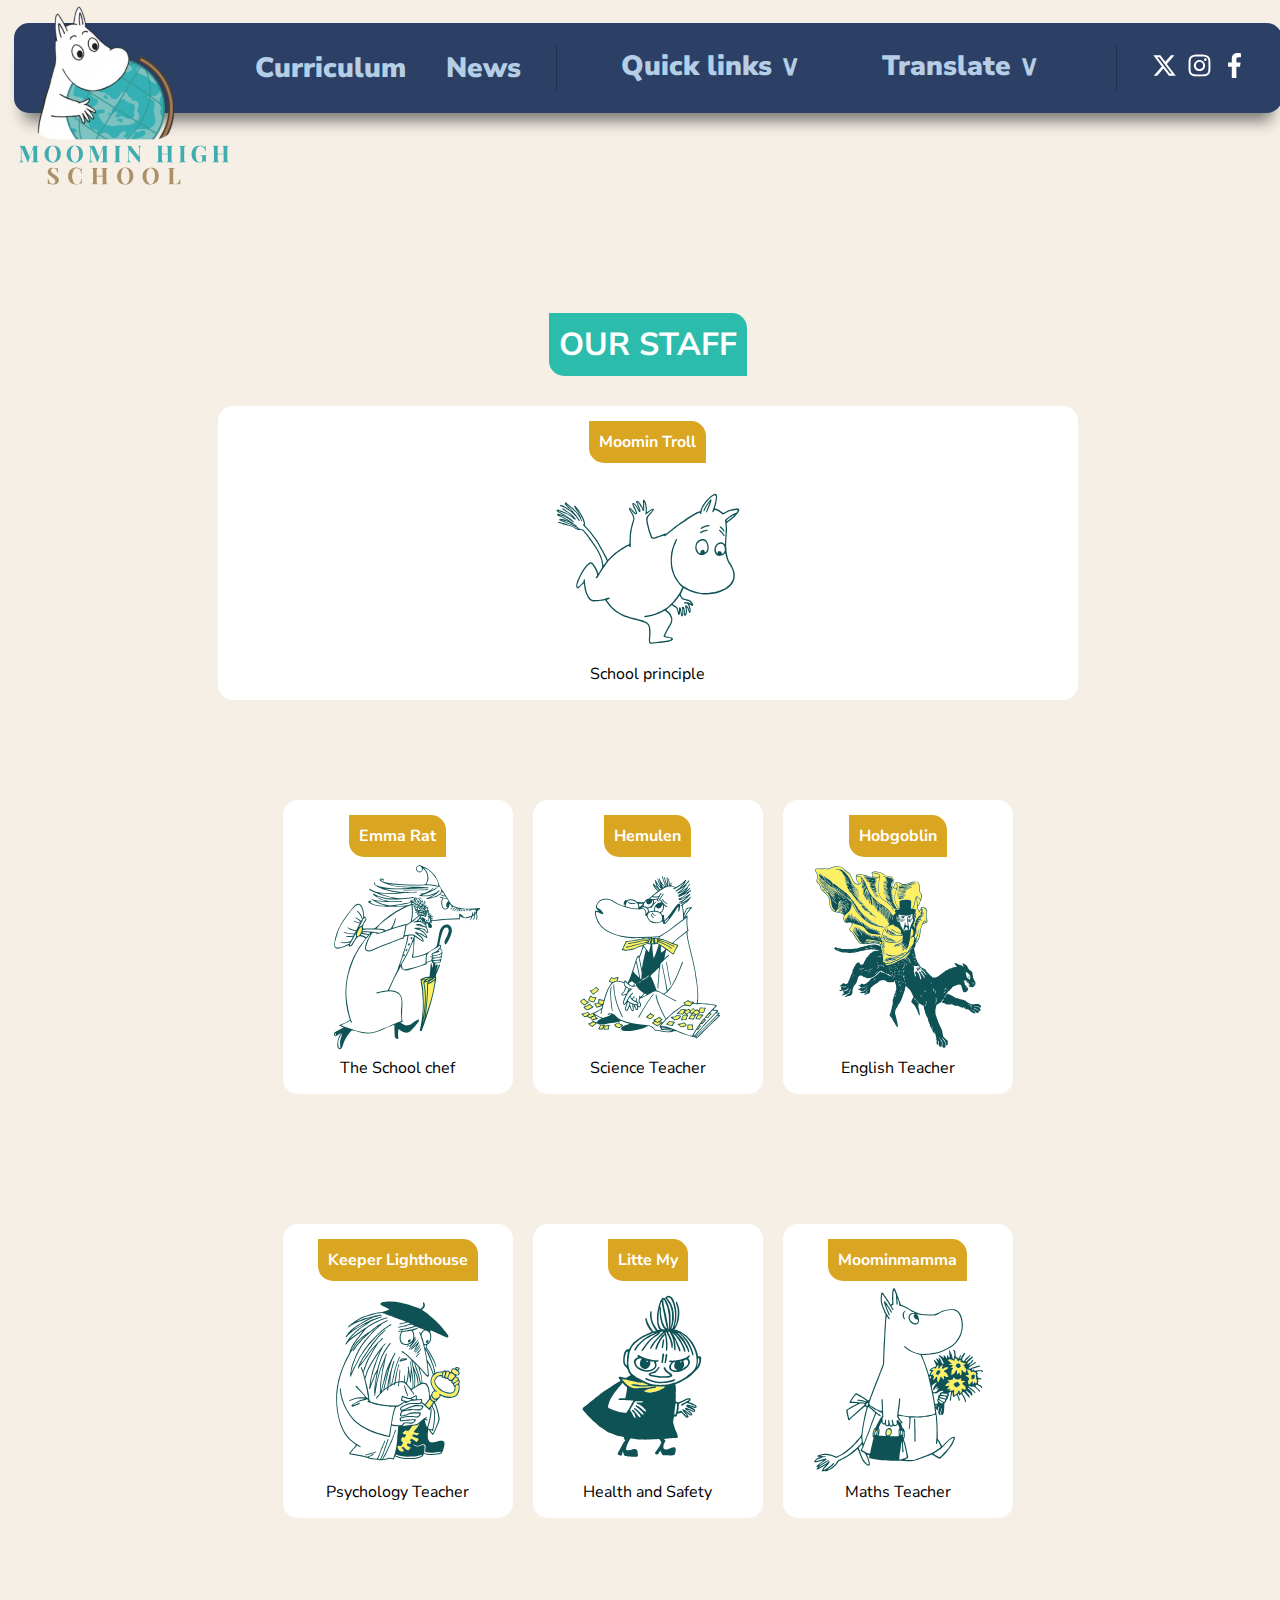
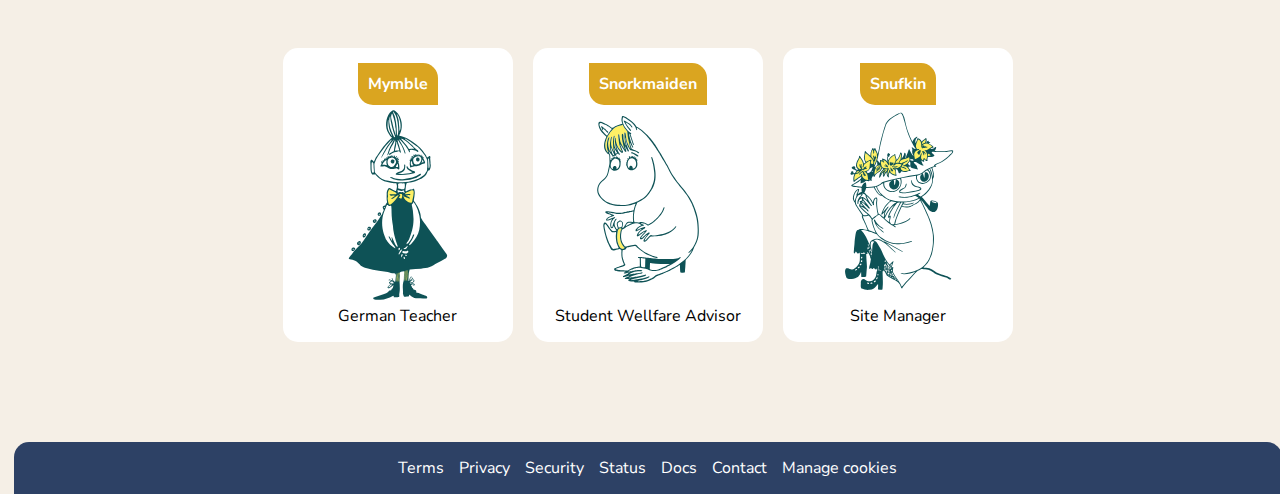
<file: Home/OurTeachers/index.html>
<!DOCTYPE html>
<html lang="en">
<head>
    <meta charset="UTF-8">
    
    <link rel="icon" type="image/x-icon" href="/MoominHigh/Assets/icon.ico">
    <link rel="stylesheet" href="/MoominHigh/Assets/Css/index.css">
    <meta name="viewport" content="width=device-width, initial-scale=1.0">
    <title>Moomin High</title>
</head>
<body>




    <div class="navbar-container">
        <div class="navbar">
            <a class="logo" href="/MoominHigh/Home"><img src="/MoominHigh/Assets/icon.ico" alt=""><img class="icon-text" src="/MoominHigh/Assets/text.svg" alt=""></a>
            <div class="remove" style="width: 100%;"></div>
            <div class="navbar-list">
                <a class="link-icon" style="font-weight: 900; font-size: 28px; color: #b5cee5; margin: auto;" href="/MoominHigh/Home/Curriculum/">Curriculum</a>
                <a class="link-icon" style="font-weight: 900; font-size: 28px; color: #b5cee5; margin: auto;" href="/MoominHigh/Home/#news">News</a>
            </div>
                    <div class="remove" style="width: 5px; border-radius: 5px; height: 80%; background-color: #202f49; margin: auto; margin-right: 30px; margin-left: 30px;"></div>
                    <div class="navbar-dropdown">
                        <div class="quicklinks-dropdown">
                            <div style="width: fit-content; margin: auto;"><button class="quicklinks-button">Quick links ∨</button></div>
                            <div class="quicklinks-items">
                                <a href="https://outlook.office.com/mail/" target="_blank" ><img class="icon" src="/MoominHigh/Assets/Icons/mail.svg">Email</a>
                                <a href="https://openlibrary.org/" target="_blank"><img class="icon" src="/MoominHigh/Assets/Icons/book.svg"> Online books</a>
                                <a href="/MoominHigh/Home/OurTeachers"><img class="icon" src="/MoominHigh/Assets/Icons/people.svg">Our Teachers</a>
                        <a href="/MoominHigh/Home/Constitution"><img class="icon" src="/MoominHigh/Assets/Icons/books.svg">Constitution</a>

                                <div class="divider"></div>     
                                <a href="#">About us</a>
                                <a href="#">Privacy policy</a>
                            </div>
                        </div>
                    </div>
                    <div class="navbar-dropdown">
                        <div class="quicklinks-dropdown">
                            <div style="width: fit-content; margin: auto;"><button class="quicklinks-button">Translate ∨</button></div>
                            <div class="quicklinks-items">
                                <div id="google_translate_element"></div>
                            </div>
                        </div>
                    </div>
                    <div class="remove" style="width: 5px; border-radius: 5px; height: 80%; background-color: #202f49; margin: auto; margin-right: 30px; margin-left: 30px;"></div>
                    <div style="display: flex; width: fit-content; margin: auto; margin-right: 15px;">
                        <a href="https://x.com/home" target="_blank"><img class="icon-large link-icon" src="/MoominHigh/Assets/Icons/twitter.svg"></a>
                        <a href="https://instagram.com" target="_blank"><img class="icon-large link-icon" src="/MoominHigh/Assets/Icons/instagram.svg"></a>
                        <a href="https://facebook.com" target="_blank"><img class="icon-large link-icon" src="/MoominHigh/Assets/Icons/facebook.svg"></a>
                    </div>
                </div>


    <div class="container">
        <div class="spacer-left"></div>
            <div class="everything_else_container">
                
                    <h1 class="news-title" style="margin: auto; margin-bottom: 30px; scale: 1; background-color: #2bbcac;"> OUR STAFF</h1>

                <div class="staff-card" style="display: flex; flex-direction: column; margin: auto; ">
                    <div class="news-title" style="margin: auto;">Moomin Troll</div>
                    <img class="staff_icon" style="margin: auto;" src="/MoominHigh/Assets/Images/Staff/moomintroll-1.svg" alt="">
                    <div style="margin: auto;"> School principle </div>
                </div>

                <div class="staff-container">
                    <div class="staff-card" style="display: flex; flex-direction: column; width: fit-content;">
                        <div class="news-title" style="margin: auto;">Emma Rat</div>
                        <img class="staff_icon" src="/MoominHigh/Assets/Images/Staff/fillyjonk.svg" alt="">
                        <div style="margin: auto;">The School chef </div>
                    </div>
                    <div class="staff-card" style="display: flex; flex-direction: column; width: fit-content;">
                        <div class="news-title" style="margin: auto;">Hemulen</div>
                        <img class="staff_icon" src="/MoominHigh/Assets/Images/Staff/hemulen.svg" alt="">
                        <div style="margin: auto;"> Science Teacher </div>
                    </div>
                    <div class="staff-card" style="display: flex; flex-direction: column; width: fit-content;">
                        <div class="news-title" style="margin: auto;">Hobgoblin</div>
                        <img class="staff_icon" src="/MoominHigh/Assets/Images/Staff/hobgoblin.svg" alt="">
                        <div style="margin: auto;"> English Teacher </div>
                    </div>
                    <div class="staff-card" style="display: flex; flex-direction: column; width: fit-content;">
                        <div class="news-title" style="margin: auto;">Keeper Lighthouse</div>
                        <img class="staff_icon" src="/MoominHigh/Assets/Images/Staff/Lighthouse Keeper.svg" alt="">
                        <div style="margin: auto;"> Psychology Teacher </div>
                    </div>
                    <div class="staff-card" style="display: flex; flex-direction: column; width: fit-content;">
                        <div class="news-title" style="margin: auto;">Litte My</div>
                        <img class="staff_icon" src="/MoominHigh/Assets/Images/Staff/little_my.svg" alt="">
                        <div style="margin: auto;"> Health and Safety </div>
                    </div>
                    <div class="staff-card" style="display: flex; flex-direction: column; width: fit-content;">
                        <div class="news-title" style="margin: auto;">Moominmamma</div>
                        <img class="staff_icon" src="/MoominHigh/Assets/Images/Staff/Moominmamma.svg" alt="">
                        <div style="margin: auto;"> Maths Teacher </div>
                    </div>
                    <div class="staff-card" style="display: flex; flex-direction: column; width: fit-content;">
                        <div class="news-title" style="margin: auto;">Mymble</div>
                        <img class="staff_icon" src="/MoominHigh/Assets/Images/Staff/mymble.svg" alt="">
                        <div style="margin: auto;"> German Teacher </div>
                    </div>
                    <div class="staff-card" style="display: flex; flex-direction: column; width: fit-content;">
                        <div class="news-title" style="margin: auto;">Snorkmaiden</div>
                        <img class="staff_icon" src="/MoominHigh/Assets/Images/Staff/snorkmaiden-1.svg" alt="">
                        <div style="margin: auto;"> Student Wellfare Advisor </div>
                    </div>
                    <div class="staff-card" style="display: flex; flex-direction: column; width: fit-content;" >
                        <div class="news-title" style="margin: auto;">Snufkin</div>
                        <img class="staff_icon" src="/MoominHigh/Assets/Images/Staff/snufkin.svg" alt="">
                        <div style="margin: auto;"> Site Manager </div>
                    </div>
                </div>


            </div>
        <div class="spacer-right"></div>
    </div>

    <footer style="background-color: #2d4165; border-radius: 15px 15px 0px 0px; padding: 15px; margin-top: 100px;">
        <div style="margin: auto; width: fit-content; color: white; display: flex; gap: 15px; pointer-events: none; user-select: none; flex-wrap: wrap; justify-content: center;">
            <div>Terms</div>
            <div>Privacy</div>
            <div>Security</div>
            <div>Status</div>
            <div>Docs</div>
            <div>Contact</div>
            <div>Manage cookies</div>
        </div>
    </footer>

</body>
</html> 

<script>
    function googleTranslateElementInit() {
        new google.translate.TranslateElement(
            {pageLanguage: 'en'},
            'google_translate_element'
        );
    }
</script>
<script src="http://translate.google.com/translate_a/element.js?cb=googleTranslateElementInit"></script>
</file>
<file: MoominHigh/Assets/Css/index.css>
@import url('https://fonts.googleapis.com/css2?family=Nunito+Sans:ital,opsz,wght@0,6..12,200..1000;1,6..12,200..1000&display=swap');
*{font-family: "Nunito Sans"; text-decoration: none;} 
body { 
    background-color: #f5efe6; 
}
.container { display: flex; justify-content: space-around;}
.container * {z-index: 10;}

/* NAVBAR */
.navbar-container {
    width: 99%;
    margin: 15px auto auto 0.5%;
    position: absolute;
    z-index: 100;
}

.navbar {
    box-shadow: 0 18px 15px -10px rgba(0, 0, 0, 0.5);
    height: 60px;
    display: flex;
    padding: 15px;
    border-radius: 15px;
    background-color: #2c4066;
}

.navbar > a img {
    width: 150px;
    translate: 0px -35px;
}
.navbar > a {
    transition: 0.1s;
}

.navbar > a:hover {
    scale: 1.05;
    transition: 0.1s;
}

.icon-text {
    margin-top: 5px;
    scale: 1.4;
    margin-left: 20px;
}

.navbar-items { justify-content: flex-end; }
.logo { justify-self: flex-end; }

.everything_else_container {
    margin-top: 200px; 
    width: 100%; 
    display: block;
}

.navbar-list {
    display: flex; 
    gap: 30px;
}

@media (max-width: 1130px) {
    .navbar {
        flex-direction: column;
        height: fit-content;
    }
    .navbar-list {
        gap: 0;
        flex-direction: column;
    }
    .remove {
        display: none;
    }
    .navbar-dropdown {
        margin: auto;
    }
    .quicklinks-button {
        width: fit-content;
        margin: auto;
    }
    .logo {
        margin: auto;
        display: flex;
        flex-direction: column;
        row-gap: 5px;
    }
    .everything_else_container {
        margin-top: 200px; 
    }
}

/* SPACERS */
.spacer-left { left: 0; }
.spacer-right { right: 0; }
.spacer-left, .spacer-right {
    width: 300px;
    height: 100%;
}

/* QUICKLINKS */
.quicklinks-items { 
    display: none; 
    translate: 0px 25px;
    background-color: #2c4066;
    padding: 15px;
    gap: 10px;
    border-radius: 0px 0px 15px 15px;
}
.quicklinks-items > a {
    display: flex;
    transition: 0.1s;
    font-weight: bold;
    color: white;
    font-size: larger;
}

.quicklinks-items > a:hover {
    display: flex;
    translate: 5px 0px;
    transition: 0.1s;
}

.quicklinks-dropdown {
    float: left;
    width: 250px;
}

.quicklinks-button {
    height: 50px;
    margin: auto;
    translate: 0px 3px;
    font-weight: 900;
    font-size: 28px;
    color: #b5cee5;
    border: none;
    outline: none;
    background-color: transparent;
}

.quicklinks-dropdown:hover .quicklinks-items {
    display: flex;
    flex-direction: column;
}

#google_translate_element {
    margin: auto;
}

.divider {
    width: 80%;
    height: 2px;
    margin: auto;
    border-radius: 15px;
    background-color: white;
}

/* ICONS */
.icon {
    margin: auto 10px auto 0px;
    height: 20px;
    width: 20px;
}  
.icon-large {
    margin: auto 10px auto 0px;
    height: 25px;
    width: 25px;
}
.link-icon {
    transition: 0.1s;
    padding: 5px;
    margin: auto;
}  
.link-icon:hover {
    transition: 0.1s;
    margin-top: -1px;
    scale: 1.2;
    border-bottom: 1px solid white;
}

/* IMAGE SLIDER */
.scroll {
    margin: auto;
    border-radius: 15px 15px 0px 0px;
    width: 100%;
    height: 600px;
    top: -10px;
    z-index: 5;

    translate: -8px 0px;

    position: absolute;
    display: flex;
    overflow: hidden;
    --mask: linear-gradient(to bottom, 
        rgba(0,0,0, 1) 0,   rgba(0,0,0, 1) 80%, 
        rgba(0,0,0, 0) 99%, rgba(0,0,0, 0) 0
    ) 100% 20% / 100% 100% repeat-x;
    -webkit-mask: var(--mask); 
    mask: var(--mask);
}

.scroll div {
    z-index: 5;
    white-space: nowrap;
    animation: scroll var(--time) linear infinite;
    animation-delay: calc(var(--time)*-1);
}

.imgBox div {
    display: flex;
    z-index: 5;
    align-items: center;
    justify-content: center;
}

.imgBox img {
    filter: brightness(0.4);
    margin-left: -1px;
    z-index: 5;
    user-select: none;
    pointer-events: none;
}

.scroll div:nth-child(2) {
    z-index: 5;
    animation: scroll2 var(--time) linear infinite;
    animation-delay: calc(var(--time)/-2);
}

@keyframes scroll {
    0% {
        transform: translateX(100%);
    }
    100% {
        transform: translateX(-100%);
    }
}

@keyframes scroll2 {
    0% {
        transform: translateX(0);
    }
    100% {
        transform: translateX(-200%);
    }
}

/* MISC */
.news-image img {
    width: 250px;
    height: 350px;
}

.news-title {
    font-weight: bold;
    background-color: goldenrod;
    width: fit-content;
    color: white;
    margin-bottom: 5px;
    padding: 10px;
    border-radius: 0px 15px 0px 15px;
}

.news-text {
    width: 220px;
    margin-left: 30px;
}

.news-info {
    display: flex;
    flex-wrap: wrap;
    width: fit-content;
    gap: 30px;
    justify-content: center;
    }
    
    .everything_else_container_home {
        margin-top: 650px; 
        width: 100%; 
        display: block;
    }
@media (max-width: 1130px) {
    .news-news {
        flex-direction: column;
    }
    .news-title {
        margin: auto;
        margin-left: -15px;
        margin-bottom: 10px;
    }
    .news-text {
        margin-left: 8px;
    }
    .everything_else_container {
        margin-top: 600px;
    }
    .everything_else_container_home {
        margin-top: 50px;
    }
    .scroll {
        translate: 0px 250px;
    }
}

/* STAFF */
.staff_icon {
    height: 200px;
    width: 200px;
}

.staff-container {
    display: flex;
    margin-top: 100px; 
    flex-wrap: wrap; 
    justify-content: center; 
    gap: 20px; 
    row-gap: 130px;
}

.staff-card {
    padding: 15px;
    border-radius: 15px;
    background-color: white;
}

@media (max-width: 1024px) {
    .staff-container {
        gap: 20px;
    }
    .spacer-left { left: 0; }
    .spacer-right { right: 0; }
    .spacer-left, .spacer-right {
        width: 15%;
        height: 100%;
    }
}
</file>
<file: Assets/Css/index.css>
@import url('https://fonts.googleapis.com/css2?family=Nunito+Sans:ital,opsz,wght@0,6..12,200..1000;1,6..12,200..1000&display=swap');
*{font-family: "Nunito Sans"; text-decoration: none;} 
body { 
    background-color: #f5efe6; 
}
.container { display: flex; justify-content: space-around;}
.container * {z-index: 10;}

/* NAVBAR */
.navbar-container {
    width: 99%;
    margin: 15px auto auto 0.5%;
    position: absolute;
    z-index: 100;
}

.navbar {
    box-shadow: 0 18px 15px -10px rgba(0, 0, 0, 0.5);
    height: 60px;
    display: flex;
    padding: 15px;
    border-radius: 15px;
    background-color: #2c4066;
}

.navbar > a img {
    width: 150px;
    translate: 0px -35px;
}
.navbar > a {
    transition: 0.1s;
}

.navbar > a:hover {
    scale: 1.05;
    transition: 0.1s;
}

.icon-text {
    margin-top: 5px;
    scale: 1.4;
    margin-left: 20px;
}

.navbar-items { justify-content: flex-end; }
.logo { justify-self: flex-end; }

.everything_else_container {
    margin-top: 200px; 
    width: 100%; 
    display: block;
}

.navbar-list {
    display: flex; 
    gap: 30px;
}

@media (max-width: 1130px) {
    .navbar {
        flex-direction: column;
        height: fit-content;
    }
    .navbar-list {
        gap: 0;
        flex-direction: column;
    }
    .remove {
        display: none;
    }
    .navbar-dropdown {
        margin: auto;
    }
    .quicklinks-button {
        width: fit-content;
        margin: auto;
    }
    .logo {
        margin: auto;
        display: flex;
        flex-direction: column;
        row-gap: 5px;
    }
    .everything_else_container {
        margin-top: 200px; 
    }
}

/* SPACERS */
.spacer-left { left: 0; }
.spacer-right { right: 0; }
.spacer-left, .spacer-right {
    width: 300px;
    height: 100%;
}

/* QUICKLINKS */
.quicklinks-items { 
    display: none; 
    translate: 0px 25px;
    background-color: #2c4066;
    padding: 15px;
    gap: 10px;
    border-radius: 0px 0px 15px 15px;
}
.quicklinks-items > a {
    display: flex;
    transition: 0.1s;
    font-weight: bold;
    color: white;
    font-size: larger;
}

.quicklinks-items > a:hover {
    display: flex;
    translate: 5px 0px;
    transition: 0.1s;
}

.quicklinks-dropdown {
    float: left;
    width: 250px;
}

.quicklinks-button {
    height: 50px;
    margin: auto;
    translate: 0px 3px;
    font-weight: 900;
    font-size: 28px;
    color: #b5cee5;
    border: none;
    outline: none;
    background-color: transparent;
}

.quicklinks-dropdown:hover .quicklinks-items {
    display: flex;
    flex-direction: column;
}

#google_translate_element {
    margin: auto;
}

.divider {
    width: 80%;
    height: 2px;
    margin: auto;
    border-radius: 15px;
    background-color: white;
}

/* ICONS */
.icon {
    margin: auto 10px auto 0px;
    height: 20px;
    width: 20px;
}  
.icon-large {
    margin: auto 10px auto 0px;
    height: 25px;
    width: 25px;
}
.link-icon {
    transition: 0.1s;
    padding: 5px;
    margin: auto;
}  
.link-icon:hover {
    transition: 0.1s;
    margin-top: -1px;
    scale: 1.2;
    border-bottom: 1px solid white;
}

/* IMAGE SLIDER */
.scroll {
    margin: auto;
    border-radius: 15px 15px 0px 0px;
    width: 100%;
    height: 600px;
    top: -10px;
    z-index: 5;

    translate: -8px 0px;

    position: absolute;
    display: flex;
    overflow: hidden;
    --mask: linear-gradient(to bottom, 
        rgba(0,0,0, 1) 0,   rgba(0,0,0, 1) 80%, 
        rgba(0,0,0, 0) 99%, rgba(0,0,0, 0) 0
    ) 100% 20% / 100% 100% repeat-x;
    -webkit-mask: var(--mask); 
    mask: var(--mask);
}

.scroll div {
    z-index: 5;
    white-space: nowrap;
    animation: scroll var(--time) linear infinite;
    animation-delay: calc(var(--time)*-1);
}

.imgBox div {
    display: flex;
    z-index: 5;
    align-items: center;
    justify-content: center;
}

.imgBox img {
    filter: brightness(0.4);
    margin-left: -1px;
    z-index: 5;
    user-select: none;
    pointer-events: none;
}

.scroll div:nth-child(2) {
    z-index: 5;
    animation: scroll2 var(--time) linear infinite;
    animation-delay: calc(var(--time)/-2);
}

@keyframes scroll {
    0% {
        transform: translateX(100%);
    }
    100% {
        transform: translateX(-100%);
    }
}

@keyframes scroll2 {
    0% {
        transform: translateX(0);
    }
    100% {
        transform: translateX(-200%);
    }
}

/* MISC */
.news-image img {
    width: 250px;
    height: 350px;
}

.news-title {
    font-weight: bold;
    background-color: goldenrod;
    width: fit-content;
    color: white;
    margin-bottom: 5px;
    padding: 10px;
    border-radius: 0px 15px 0px 15px;
}

.news-text {
    width: 220px;
    margin-left: 30px;
}

.news-info {
    display: flex;
    flex-wrap: wrap;
    width: fit-content;
    gap: 30px;
    justify-content: center;
    }
    
    .everything_else_container_home {
        margin-top: 650px; 
        width: 100%; 
        display: block;
    }
@media (max-width: 1130px) {
    .news-news {
        flex-direction: column;
    }
    .news-title {
        margin: auto;
        margin-left: -15px;
        margin-bottom: 10px;
    }
    .news-text {
        margin-left: 8px;
    }
    .everything_else_container {
        margin-top: 600px;
    }
    .everything_else_container_home {
        margin-top: 50px;
    }
    .scroll {
        translate: 0px 250px;
    }
}

/* STAFF */
.staff_icon {
    height: 200px;
    width: 200px;
}

.staff-container {
    display: flex;
    margin-top: 100px; 
    flex-wrap: wrap; 
    justify-content: center; 
    gap: 20px; 
    row-gap: 130px;
}

.staff-card {
    padding: 15px;
    border-radius: 15px;
    background-color: white;
}

@media (max-width: 1024px) {
    .staff-container {
        gap: 20px;
    }
    .spacer-left { left: 0; }
    .spacer-right { right: 0; }
    .spacer-left, .spacer-right {
        width: 15%;
        height: 100%;
    }
}
</file>
